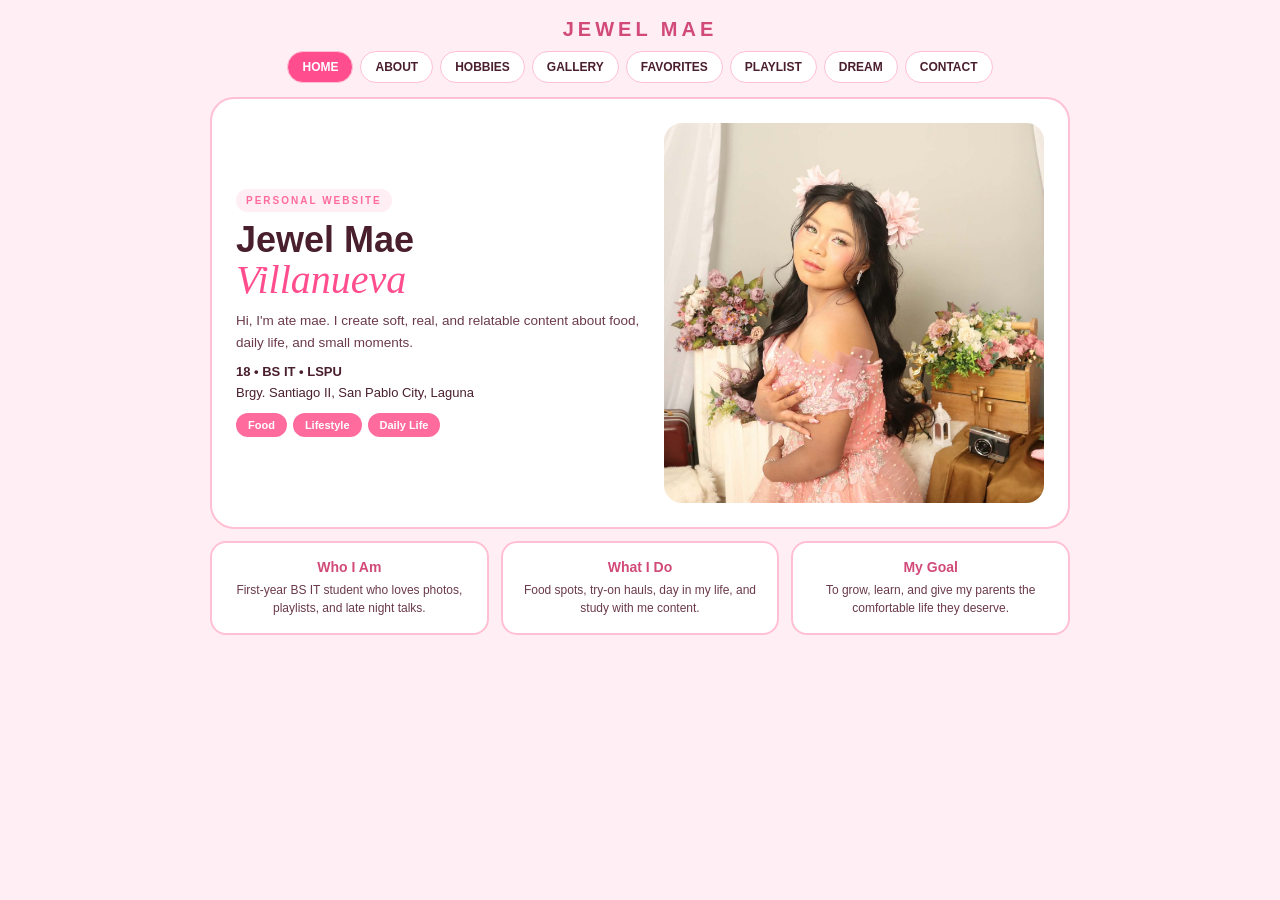
<file: index.html>
<!DOCTYPE html>
<html lang="en">
<head>
<title>Jewel Mae - Portfolio</title>
<link rel="stylesheet" href="style.css">
</head>
<style>
  .hero img{
    width: 380px !important;
    height: 380px !important;
    object-fit: cover !important;
    border-radius: 18px !important;
  }
</style>
<body>

<header>
  <p class="logo">JEWEL MAE</p>
  <nav class="menu">
    <a href="index.html" class="active-link">HOME</a>
    <a href="about.html">ABOUT</a>
    <a href="hobbies.html">HOBBIES</a>
    <a href="gallery.html">GALLERY</a>
    <a href="favorites.html">FAVORITES</a>
    <a href="playlist.html">PLAYLIST</a>
    <a herf="dreams.html">DREAM</a>
    <a href="contact.html">CONTACT</a>
  </nav>
</header>

<div class="stage">
  <div class="hero">
    <div class="hero-text">
      <p class="eyebrow">PERSONAL WEBSITE</p>
      <h1>Jewel Mae<br><span>Villanueva</span></h1>
      <p class="intro">Hi, I'm ate mae. I create soft, real, and relatable content about food, daily life, and small moments.</p>
      <p class="info"><b>18 • BS IT • LSPU</b><br>Brgy. Santiago II, San Pablo City, Laguna</p>
      <div class="tags"><span>Food</span><span>Lifestyle</span><span>Daily Life</span></div>
    </div>
    <img src="images/mae.1.jpg" style="width:100%; height:260px; object-fit:cover; border-radius:16px;">
  </div>

  <div class="three">
    <div><h3>Who I Am</h3><p>First-year BS IT student who loves photos, playlists, and late night talks.</p></div>
    <div><h3>What I Do</h3><p>Food spots, try-on hauls, day in my life, and study with me content.</p></div>
    <div><h3>My Goal</h3><p>To grow, learn, and give my parents the comfortable life they deserve.</p></div>
  </div>
</div>
<style>

</style>
</body>
</body>
</html>
</file>
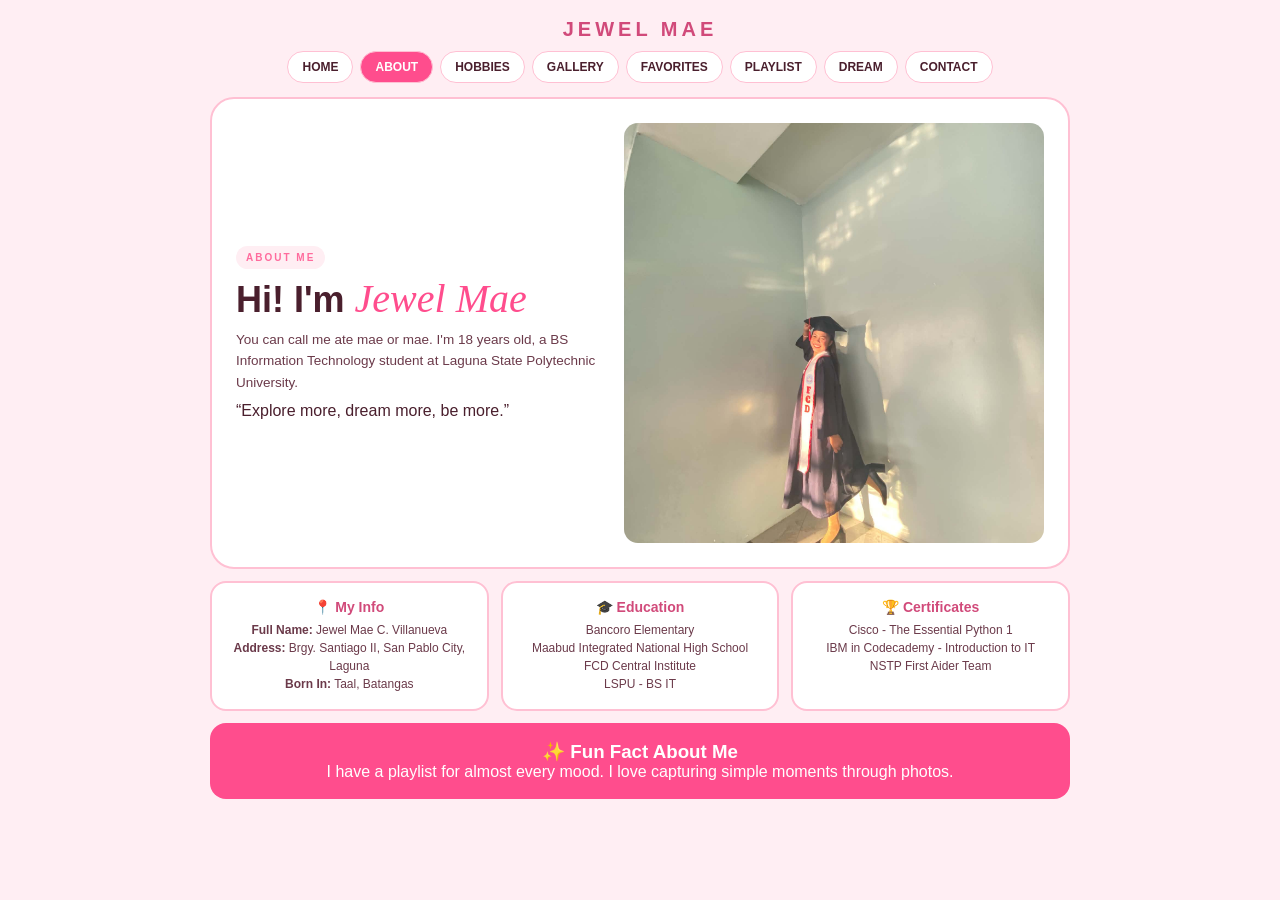
<file: about.html>
<!DOCTYPE html>
<html lang="en">
<head>
<title>About - Jewel Mae</title>
<link rel="stylesheet" href="style.css">
</head>
<body>

<header>
  <p class="logo">JEWEL MAE</p>
  <nav class="menu">
    <a href="index.html">HOME</a>
    <a href="about.html" class="active-link">ABOUT</a>
    <a href="hobbies.html">HOBBIES</a>
    <a href="gallery.html">GALLERY</a>
    <a href="favorites.html">FAVORITES</a>
    <a herf="playlist.html">PLAYLIST</a>
    <a herf="dreams.html">DREAM</a>
    <a href="contact.html">CONTACT</a>
  </nav>
</header>

<div class="stage">

  <!-- TOP BOX - PICTURE + TEXT, PANTAY -->
  <div class="hero">
    <div class="hero-text">
      <p class="eyebrow">ABOUT ME</p>
      <h1>Hi! I'm <span>Jewel Mae</span></h1>
      <p class="intro">You can call me ate mae or mae. I'm 18 years old, a BS Information Technology student at Laguna State Polytechnic University.</p>
      <p class="quote">“Explore more, dream more, be more.”</p>
    </div>
    <img src="images/graduate.jpg" style="width:100%; height:350px; object-fit:cover; border-radius:16px;">
  </div>

  <!-- 3 BOXES, PANTAY PANTAY -->
  <div class="three">
    <div>
      <h3>📍 My Info</h3>
      <p><b>Full Name:</b> Jewel Mae C. Villanueva</p>
      <p><b>Address:</b> Brgy. Santiago II, San Pablo City, Laguna</p>
      <p><b>Born In:</b> Taal, Batangas</p>
    </div>
    <div>
      <h3>🎓 Education</h3>
      <p>Bancoro Elementary</p>
      <p>Maabud Integrated National High School</p>
      <p>FCD Central Institute</p>
      <p>LSPU - BS IT</p>
    </div>
    <div>
      <h3>🏆 Certificates</h3>
      <p>Cisco - The Essential Python 1</p>
      <p>IBM in Codecademy - Introduction to IT</p>
      <p>NSTP First Aider Team</p>
    </div>
  </div>

  <!-- FUN FACT BOX -->
  <div class="fun-box">
    <h3>✨ Fun Fact About Me</h3>
    <p>I have a playlist for almost every mood. I love capturing simple moments through photos.</p>
  </div>

</div>
<style>
  .hero img{
    width: 420px !important;
    height: 420px !important;
    min-width: 420px !important;
    min-height: 420px !important;
    object-fit: cover !important;
  }
</style>
</body>
</body>
</html>
</file>
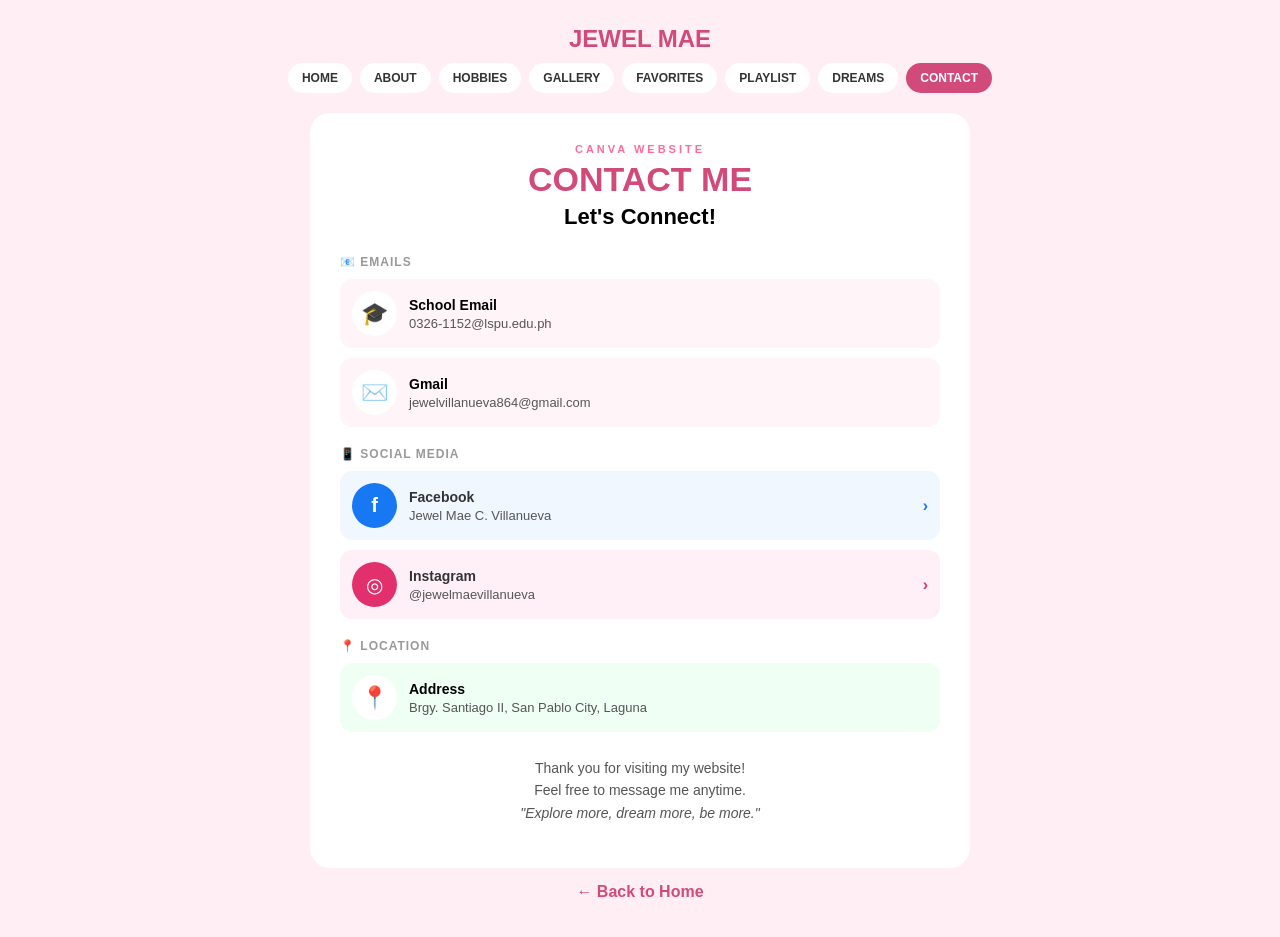
<file: contact.html>
<!DOCTYPE html>
<html>
<head><title>Contact Me - Jewel Mae</title></head>
<body style="background:#ffeef3; font-family:Arial; padding:20px; text-align:center; margin:0;">

<h2 style="color:#d14a7a; margin:5px;">JEWEL MAE</h2>

<!-- MENU - NASA TAAS NA -->
<div style="display:flex; gap:8px; flex-wrap:wrap; justify-content:center; margin:10px 0 20px;">
  <a href="index.html" style="background:#fff; color:#333; text-decoration:none; font-size:12px; font-weight:bold; padding:8px 14px; border-radius:20px;">HOME</a>
  <a href="about.html" style="background:#fff; color:#333; text-decoration:none; font-size:12px; font-weight:bold; padding:8px 14px; border-radius:20px;">ABOUT</a>
  <a href="hobbies.html" style="background:#fff; color:#333; text-decoration:none; font-size:12px; font-weight:bold; padding:8px 14px; border-radius:20px;">HOBBIES</a>
  <a href="gallery.html" style="background:#fff; color:#333; text-decoration:none; font-size:12px; font-weight:bold; padding:8px 14px; border-radius:20px;">GALLERY</a>
  <a href="favorites.html" style="background:#fff; color:#333; text-decoration:none; font-size:12px; font-weight:bold; padding:8px 14px; border-radius:20px;">FAVORITES</a>
   <a href="playlist.html" style="background:#fff; color:#333; text-decoration:none; font-size:12px; font-weight:bold; padding:8px 14px; border-radius:20px;">PLAYLIST</a>
  <a href="dreams.html" style="background:#fff; color:#333; text-decoration:none; font-size:12px; font-weight:bold; padding:8px 14px; border-radius:20px;">DREAMS</a>
  <a href="contact.html" style="background:#d14a7a; color:#fff; text-decoration:none; font-size:12px; font-weight:bold; padding:8px 14px; border-radius:20px;">CONTACT</a>
</div>

<!-- MAIN BOX -->
<div style="background:#fff; border-radius:20px; padding:30px; max-width:600px; margin:0 auto; text-align:left;">

  <p style="text-align:center; font-size:11px; letter-spacing:3px; color:#ff6b9d; font-weight:bold; margin:0;">CANVA WEBSITE</p>
  <h1 style="text-align:center; color:#d14a7a; font-size:34px; margin:5px 0 5px;">CONTACT ME</h1>
  <h2 style="text-align:center; font-size:22px; margin:0 0 25px;">Let's Connect!</h2>

  <!-- EMAIL SECTION -->
  <p style="font-size:12px; color:#999; font-weight:bold; letter-spacing:1px; margin:20px 0 10px;">📧 EMAILS</p>

  <div style="display:flex; align-items:center; gap:12px; background:#fff5f8; padding:12px; border-radius:12px; margin-bottom:10px;">
    <span style="background:#fff; width:45px; height:45px; border-radius:50%; display:flex; align-items:center; justify-content:center; font-size:22px; flex-shrink:0;">🎓</span>
    <div><b style="font-size:14px;">School Email</b><br><span style="font-size:13px; color:#555;">0326-1152@lspu.edu.ph</span></div>
  </div>

  <div style="display:flex; align-items:center; gap:12px; background:#fff5f8; padding:12px; border-radius:12px; margin-bottom:10px;">
    <span style="background:#fff; width:45px; height:45px; border-radius:50%; display:flex; align-items:center; justify-content:center; font-size:22px; flex-shrink:0;">✉️</span>
    <div><b style="font-size:14px;">Gmail</b><br><span style="font-size:13px; color:#555;">jewelvillanueva864@gmail.com</span></div>
  </div>

  <!-- SOCIALS SECTION -->
  <p style="font-size:12px; color:#999; font-weight:bold; letter-spacing:1px; margin:20px 0 10px;">📱 SOCIAL MEDIA</p>

  <a href="https://facebook.com" target="_blank" style="display:flex; align-items:center; gap:12px; background:#f0f7ff; padding:12px; border-radius:12px; margin-bottom:10px; text-decoration:none; color:#333;">
    <span style="background:#1877F2; color:#fff; width:45px; height:45px; border-radius:50%; display:flex; align-items:center; justify-content:center; font-size:20px; font-weight:bold; flex-shrink:0;">f</span>
    <div><b style="font-size:14px;">Facebook</b><br><span style="font-size:13px; color:#555;">Jewel Mae C. Villanueva</span></div>
    <span style="margin-left:auto; color:#1877F2; font-weight:bold;">›</span>
  </a>

  <a href="https://instagram.com/jewelmaevillanueva" target="_blank" style="display:flex; align-items:center; gap:12px; background:#fff0f7; padding:12px; border-radius:12px; margin-bottom:10px; text-decoration:none; color:#333;">
    <span style="background:#E1306C; color:#fff; width:45px; height:45px; border-radius:50%; display:flex; align-items:center; justify-content:center; font-size:20px; flex-shrink:0;">◎</span>
    <div><b style="font-size:14px;">Instagram</b><br><span style="font-size:13px; color:#555;">@jewelmaevillanueva</span></div>
    <span style="margin-left:auto; color:#E1306C; font-weight:bold;">›</span>
  </a>

  <!-- LOCATION SECTION -->
  <p style="font-size:12px; color:#999; font-weight:bold; letter-spacing:1px; margin:20px 0 10px;">📍 LOCATION</p>

  <div style="display:flex; align-items:center; gap:12px; background:#f0fff4; padding:12px; border-radius:12px;">
    <span style="background:#fff; width:45px; height:45px; border-radius:50%; display:flex; align-items:center; justify-content:center; font-size:22px; flex-shrink:0;">📍</span>
    <div><b style="font-size:14px;">Address</b><br><span style="font-size:13px; color:#555;">Brgy. Santiago II, San Pablo City, Laguna</span></div>
  </div>

  <p style="text-align:center; margin-top:25px; font-size:14px; line-height:1.6; color:#555;">Thank you for visiting my website!<br>Feel free to message me anytime.<br><i>"Explore more, dream more, be more."</i></p>

</div>

<p style="margin-top:15px;"><a href="index.html" style="color:#d14a7a; font-weight:bold; text-decoration:none;">← Back to Home</a></p>

</body>
</html>
</file>
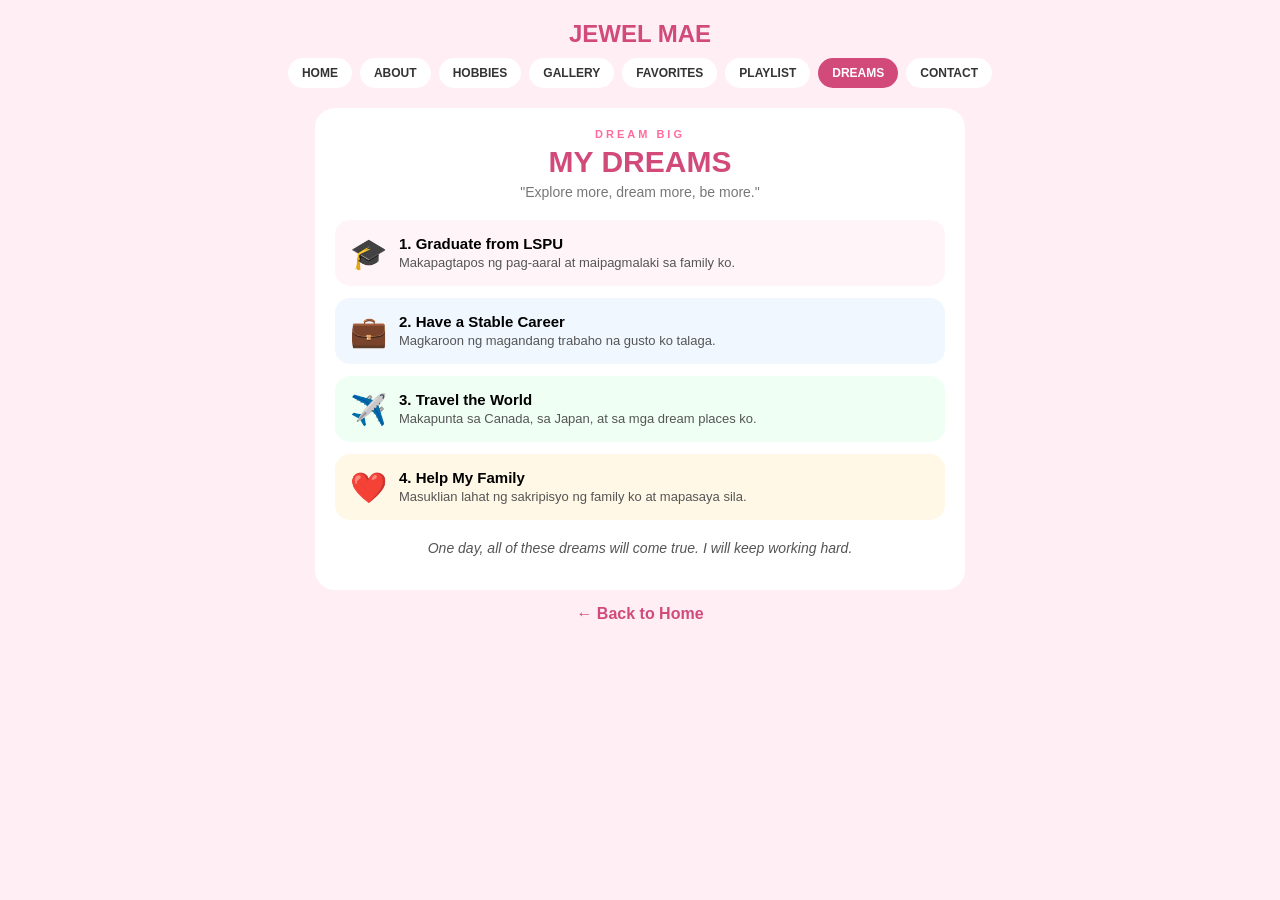
<file: dreams.html>
<!DOCTYPE html>
<html lang="en">
<head>
<meta charset="UTF-8">
<meta name="viewport" content="width=device-width, initial-scale=1.0">
<title>My Dreams - Jewel Mae</title>
</head>
<body style="background:#ffeef3; font-family:Arial; padding:15px; text-align:center; margin:0; box-sizing:border-box; overflow-x:hidden;">

<h2 style="color:#d14a7a; margin:5px;">JEWEL MAE</h2>

<div style="display:flex; gap:8px; flex-wrap:wrap; justify-content:center; margin:10px 0 20px;">
  <a href="index.html" style="background:#fff; color:#333; text-decoration:none; font-size:12px; font-weight:bold; padding:8px 14px; border-radius:20px;">HOME</a>
  <a href="about.html" style="background:#fff; color:#333; text-decoration:none; font-size:12px; font-weight:bold; padding:8px 14px; border-radius:20px;">ABOUT</a>
  <a href="hobbies.html" style="background:#fff; color:#333; text-decoration:none; font-size:12px; font-weight:bold; padding:8px 14px; border-radius:20px;">HOBBIES</a>
  <a href="gallery.html" style="background:#fff; color:#333; text-decoration:none; font-size:12px; font-weight:bold; padding:8px 14px; border-radius:20px;">GALLERY</a>
  <a href="favorites.html" style="background:#fff; color:#333; text-decoration:none; font-size:12px; font-weight:bold; padding:8px 14px; border-radius:20px;">FAVORITES</a>
  <a href="playlist.html" style="background:#fff; color:#333; text-decoration:none; font-size:12px; font-weight:bold; padding:8px 14px; border-radius:20px;">PLAYLIST</a>
  <a href="dreams.html" style="background:#d14a7a; color:#fff; text-decoration:none; font-size:12px; font-weight:bold; padding:8px 14px; border-radius:20px;">DREAMS</a>
  <a href="contact.html" style="background:#fff; color:#333; text-decoration:none; font-size:12px; font-weight:bold; padding:8px 14px; border-radius:20px;">CONTACT</a>
</div>

<div style="background:#fff; border-radius:20px; padding:20px; max-width:650px; margin:0 auto; text-align:left; box-sizing:border-box; width:100%;">
  <p style="text-align:center; font-size:11px; letter-spacing:3px; color:#ff6b9d; font-weight:bold; margin:0;">DREAM BIG</p>
  <h1 style="text-align:center; color:#d14a7a; font-size:30px; margin:5px 0 5px;">MY DREAMS</h1>
  <p style="text-align:center; color:#777; font-size:14px; margin:0 0 20px;">"Explore more, dream more, be more."</p>

  <div style="display:flex; gap:12px; background:#fff5f8; padding:15px; border-radius:15px; margin-bottom:12px; align-items:center;">
    <span style="font-size:30px; flex-shrink:0;">🎓</span>
    <div><b style="font-size:15px;">1. Graduate from LSPU</b><br><span style="font-size:13px; color:#555;">Makapagtapos ng pag-aaral at maipagmalaki sa family ko.</span></div>
  </div>

  <div style="display:flex; gap:12px; background:#f0f7ff; padding:15px; border-radius:15px; margin-bottom:12px; align-items:center;">
    <span style="font-size:30px; flex-shrink:0;">💼</span>
    <div><b style="font-size:15px;">2. Have a Stable Career</b><br><span style="font-size:13px; color:#555;">Magkaroon ng magandang trabaho na gusto ko talaga.</span></div>
  </div>

  <div style="display:flex; gap:12px; background:#f0fff4; padding:15px; border-radius:15px; margin-bottom:12px; align-items:center;">
    <span style="font-size:30px; flex-shrink:0;">✈️</span>
    <div><b style="font-size:15px;">3. Travel the World</b><br><span style="font-size:13px; color:#555;">Makapunta sa Canada, sa Japan, at sa mga dream places ko.</span></div>
  </div>

  <div style="display:flex; gap:12px; background:#fff8e6; padding:15px; border-radius:15px; margin-bottom:12px; align-items:center;">
    <span style="font-size:30px; flex-shrink:0;">❤️</span>
    <div><b style="font-size:15px;">4. Help My Family</b><br><span style="font-size:13px; color:#555;">Masuklian lahat ng sakripisyo ng family ko at mapasaya sila.</span></div>
  </div>

  <p style="text-align:center; margin-top:20px; font-size:14px; font-style:italic; color:#555;">One day, all of these dreams will come true. I will keep working hard.</p>
</div>

<p style="margin-top:15px;"><a href="index.html" style="color:#d14a7a; font-weight:bold; text-decoration:none;">← Back to Home</a></p>

</body>
</html>
</file>
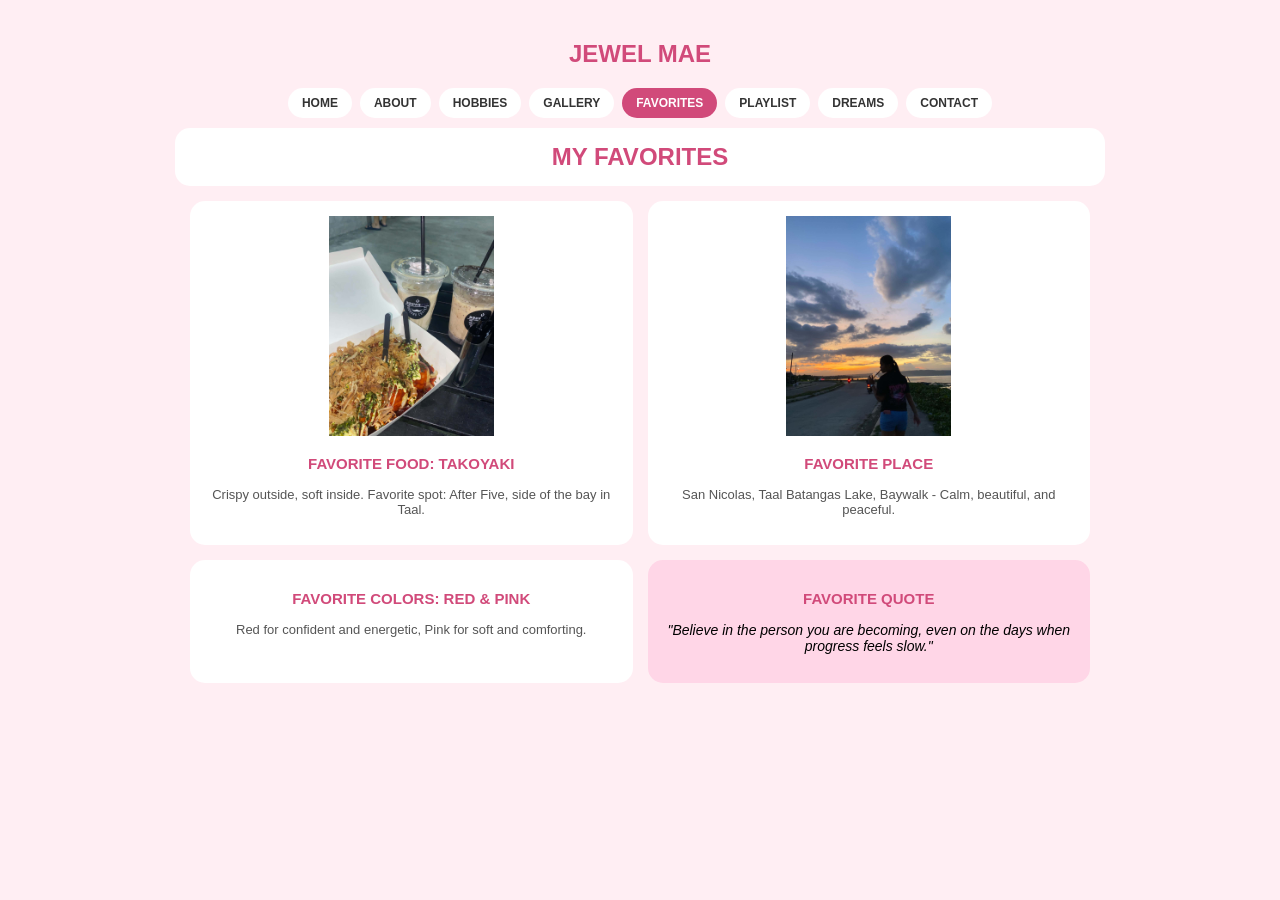
<file: favorites.html>
<!DOCTYPE html>
<html>
<head><title>My Favorites</title></head>
<body style="background:#ffeef3; font-family:Arial; padding:20px; text-align:center; margin:0;">
<h2 style="color:#d14a7a;">JEWEL MAE</h2>
<div style="display:flex; gap:8px; flex-wrap:wrap; justify-content:center; margin:10px 0;">
  <a href="index.html" style="background:#fff; color:#333; text-decoration:none; font-size:12px; font-weight:bold; padding:8px 14px; border-radius:20px;">HOME</a>
  <a href="about.html" style="background:#fff; color:#333; text-decoration:none; font-size:12px; font-weight:bold; padding:8px 14px; border-radius:20px;">ABOUT</a>
  <a href="hobbies.html" style="background:#fff; color:#333; text-decoration:none; font-size:12px; font-weight:bold; padding:8px 14px; border-radius:20px;">HOBBIES</a>
  <a href="gallery.html" style="background:#fff; color:#333; text-decoration:none; font-size:12px; font-weight:bold; padding:8px 14px; border-radius:20px;">GALLERY</a>
  <a href="favorites.html" style="background:#d14a7a; color:#fff; text-decoration:none; font-size:12px; font-weight:bold; padding:8px 14px; border-radius:20px;">FAVORITES</a>
  <a href="playlist.html" style="background:#fff; color:#333; text-decoration:none; font-size:12px; font-weight:bold; padding:8px 14px; border-radius:20px;">PLAYLIST</a>
  <a href="dreams.html" style="background:#fff; color:#333; text-decoration:none; font-size:12px; font-weight:bold; padding:8px 14px; border-radius:20px;">DREAMS</a>
  <a href="contact.html" style="background:#fff; color:#333; text-decoration:none; font-size:12px; font-weight:bold; padding:8px 14px; border-radius:20px;">CONTACT</a>
</div>


<p style="background:#fff; padding:15px; border-radius:15px; max-width:900px; margin:10px auto; font-size:24px; font-weight:bold; color:#d14a7a;">MY FAVORITES</p>

<div style="display:flex; gap:15px; max-width:900px; margin:15px auto;">
  <div style="background:#fff; border-radius:15px; padding:15px; width:50%;">
    <img src="images/food (4).jpg" style="width:100%; height:220px; object-fit:contain; border-radius:10px;">
    <h3 style="color:#d14a7a; font-size:15px;">FAVORITE FOOD: TAKOYAKI</h3>
    <p style="font-size:13px; color:#555;">Crispy outside, soft inside. Favorite spot: After Five, side of the bay in Taal.</p>
  </div>
  <div style="background:#fff; border-radius:15px; padding:15px; width:50%;">
    <img src="images/Night walks.jpg" style="width:100%; height:220px; object-fit:contain; border-radius:10px;">
    <h3 style="color:#d14a7a; font-size:15px;">FAVORITE PLACE</h3>
    <p style="font-size:13px; color:#555;">San Nicolas, Taal Batangas Lake, Baywalk - Calm, beautiful, and peaceful.</p>
  </div>
</div>

<div style="display:flex; gap:15px; max-width:900px; margin:0 auto;">
  <div style="background:#fff; border-radius:15px; padding:15px; width:50%;">
    <h3 style="color:#d14a7a; font-size:15px;">FAVORITE COLORS: RED & PINK</h3>
    <p style="font-size:13px; color:#555;">Red for confident and energetic, Pink for soft and comforting.</p>
  </div>
  <div style="background:#ffd6e7; border-radius:15px; padding:15px; width:50%;">
    <h3 style="color:#d14a7a; font-size:15px;">FAVORITE QUOTE</h3>
    <p style="font-size:14px; font-style:italic;">"Believe in the person you are becoming, even on the days when progress feels slow."</p>
  </div>
</div>
</body>
</html>
</file>
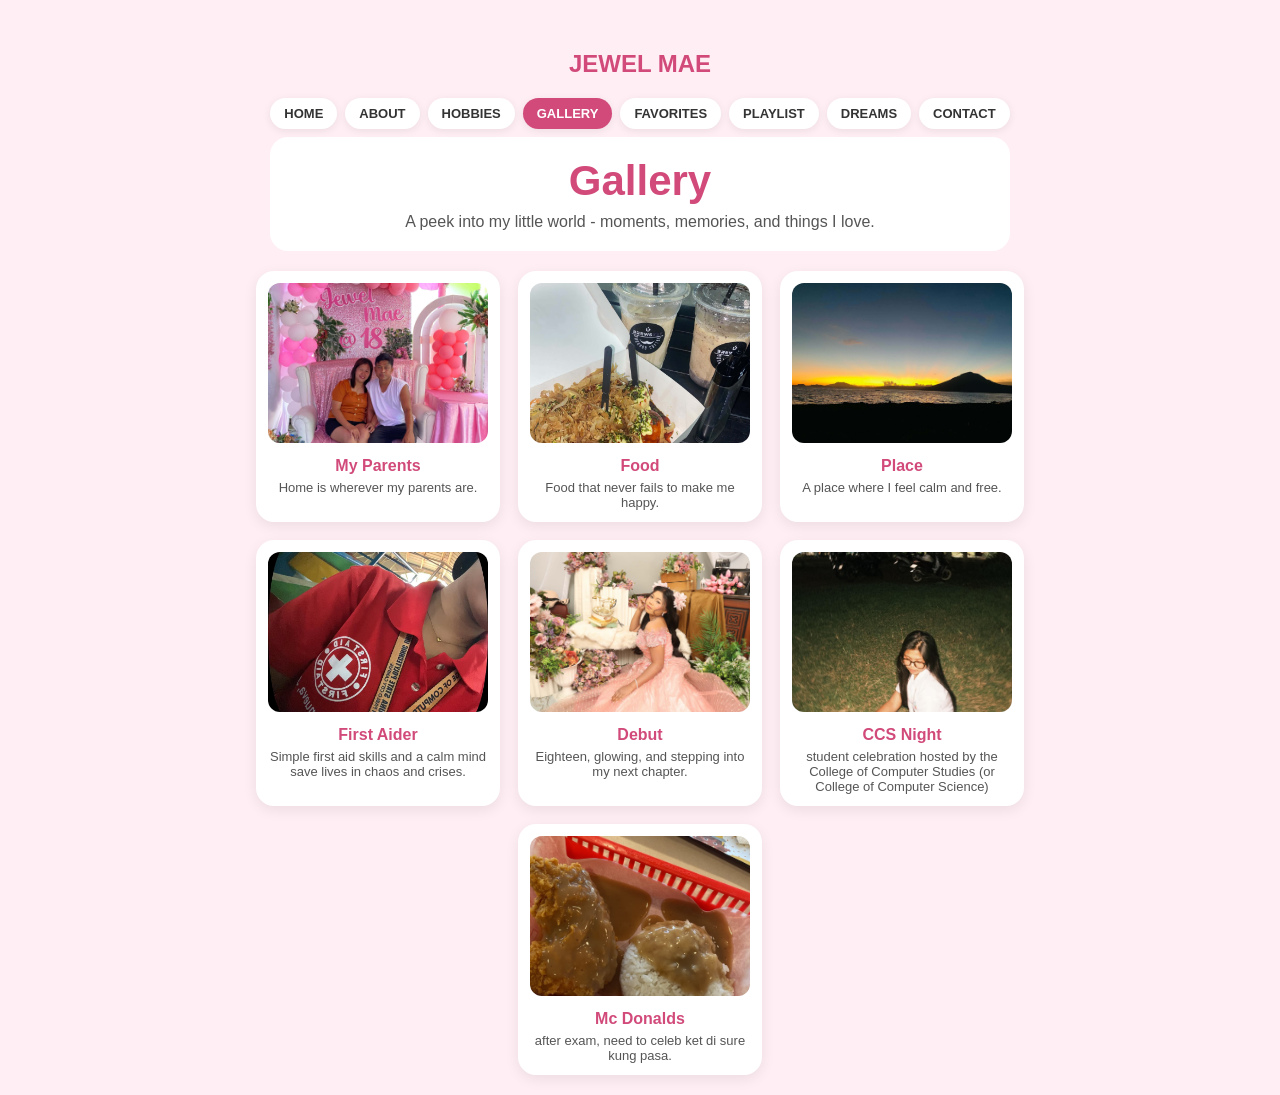
<file: gallery.html>
<!DOCTYPE html>
<html>
<head>
<meta charset="UTF-8">
<meta name="viewport" content="width=device-width, initial-scale=1.0">
<title>Gallery - Jewel Mae</title>
<style>
body{ background:#ffeef3; font-family:Arial; padding:20px; text-align:center; margin:0; }
.menu{ display:flex; flex-wrap:wrap; gap:8px; justify-content:center; margin:18px 0 8px; }
.menu a{ background:#fff; color:#333; padding:8px 14px; border-radius:20px; text-decoration:none; font-weight:700; font-size:13px; box-shadow:0 2px 8px rgba(0,0,0,0.08); }
.title h1{ color:#d14a7a; font-size:42px; margin:10px 0 0; }
.title p{ color:#555; margin:5px 0 20px; }
.grid{ display:flex; flex-wrap:wrap; gap:18px; justify-content:center; max-width:1000px; margin:0 auto; }
.card{ background:#fff; border-radius:18px; padding:12px; width:220px; box-shadow:0 4px 14px rgba(0,0,0,0.08); text-align:center; }
.card img{ width:100%; height:160px; object-fit:cover; border-radius:12px; }
.card h3{ color:#d14a7a; margin:10px 0 5px; font-size:16px; }
.card p{ color:#555; font-size:13px; margin:0; }
</style>
</head>
<body>

<h2 style="color:#d14a7a; margin-top:30px;">JEWEL MAE</h2>

<div class="menu">
<a href="index.html">HOME</a>
<a href="about.html">ABOUT</a>
<a href="hobbies.html">HOBBIES</a>
<a href="gallery.html" style="background:#d14a7a; color:#fff;">GALLERY</a>
<a href="favorites.html">FAVORITES</a>
<a href="playlist.html">PLAYLIST</a>
<a href="dreams.html">DREAMS</a>
<a href="contact.html">CONTACT</a>
</div>

<div class="title" style="background:#fff; padding:20px; border-radius:18px; max-width:700px; margin:0 auto 20px;">
<h1 style="color:#d14a7a; margin:0;">Gallery</h1>
<p style="color:#555; margin:8px 0 0;">A peek into my little world - moments, memories, and things I love.</p>
</div>

<div class="grid">
<div class="card">
<img src="images/parents.jpg">
<h3>My Parents</h3>
<p>Home is wherever my parents are.</p>
</div>

<div class="card">
<img src="images/food (4).jpg">
<h3>Food</h3>
<p>Food that never fails to make me happy.</p>
</div>

<div class="card">
<img src="images/view.jpg">
<h3>Place</h3>
<p>A place where I feel calm and free.</p>
</div>

<div class="card">
<img src="images/aider.jpg">
<h3>First Aider</h3>
<p>Simple first aid skills and a calm mind save lives in chaos and crises.</p>
</div>

<div class="card">
<img src="images/if you need other pic of mine.jpg">
<h3>Debut</h3>
<p>Eighteen, glowing, and stepping into my next chapter.</p>
</div>

<div class="card">
<img src="images/night picture.jpg">
<h3>CCS Night</h3>
<p>student celebration hosted by the College of Computer Studies (or College of Computer Science)</p>
</div>

<div class="card">
<img src="images/food (3).jpg">
<h3>Mc Donalds</h3>
<p>after exam, need to celeb ket di sure kung pasa.</p>
</div>

</body>
</html>
</file>
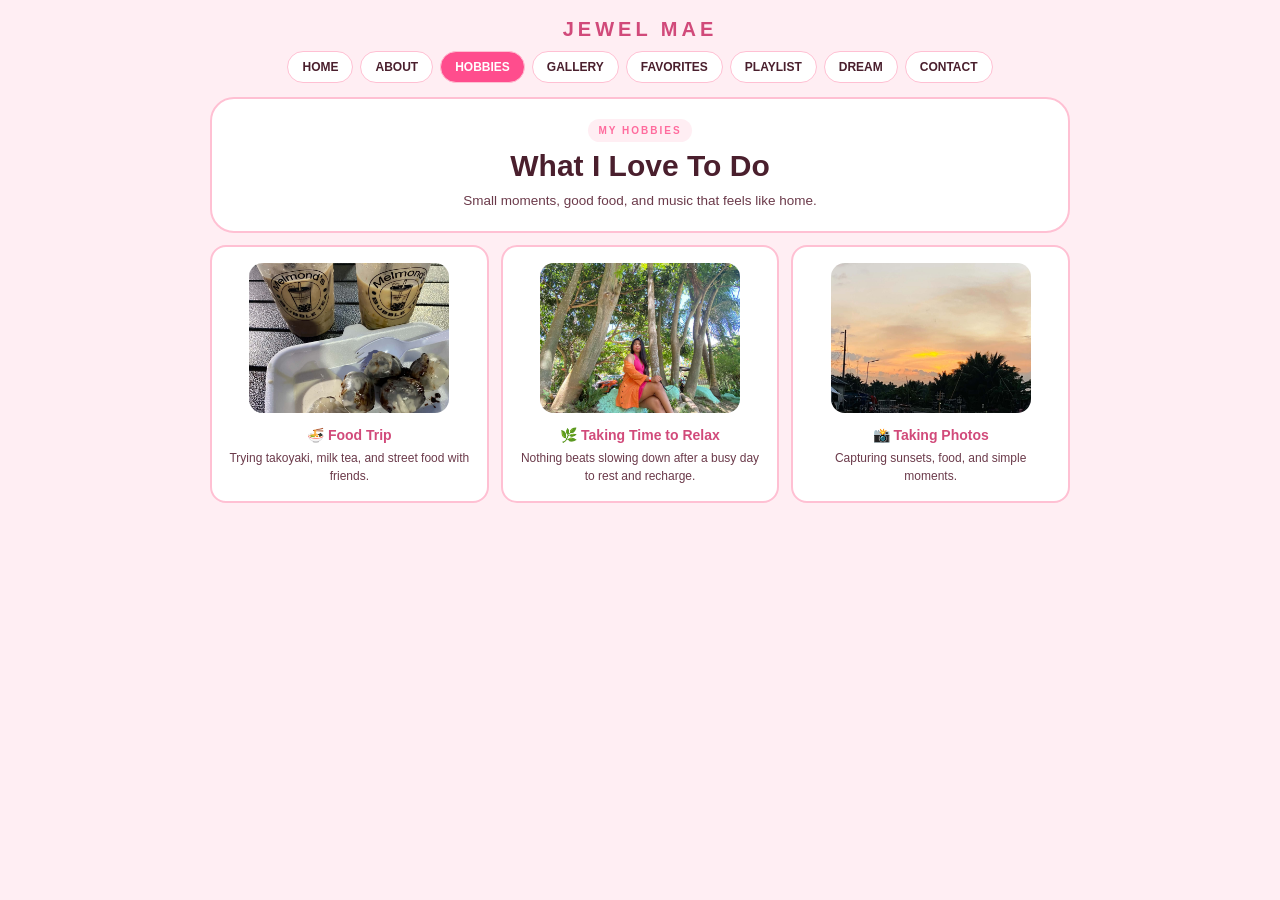
<file: hobbies.html>
<!DOCTYPE html>
<html lang="en">
<head>
<title>Hobbies - Jewel Mae</title>
<link rel="stylesheet" href="style.css">
</head>
<body>

<header>
  <p class="logo">JEWEL MAE</p>
  <nav class="menu">
    <a href="index.html">HOME</a>
    <a href="about.html">ABOUT</a>
    <a href="hobbies.html" class="active-link">HOBBIES</a>
    <a href="gallery.html">GALLERY</a>
    <a href="favorites.html">FAVORITES</a>
    <a href="playlist.html">PLAYLIST</a>
    <a herf="dreams.html">DREAM</a>
    <a href="contact.html">CONTACT</a>
  </nav>
</header>

<div class="stage">
  <div class="hero" style="padding:20px; text-align:center; display:block;">
    <p class="eyebrow" style="margin:0 auto;">MY HOBBIES</p>
    <h1 style="font-size:30px; margin-top:8px;">What I Love To Do</h1>
    <p class="intro" style="text-align:center; max-width:600px; margin:8px auto 0;">Small moments, good food, and music that feels like home.</p>
  </div>

  <div class="three">
    <div>
      <img src="images/food (1).jpg" class="card-img" alt="Food trip">
      <h3 style="margin-top:10px;">🍜 Food Trip</h3>
      <p>Trying takoyaki, milk tea, and street food with friends.</p>
    </div>
    <div>
      <img src="images/Relax.jpg" class="card-img" alt="Music">
      <h3 style="margin-top:10px;">🌿 Taking Time to Relax</h3> 
      <p>Nothing beats slowing down after a busy day to rest and recharge.</p>
    </div>
    <div>
      <img src="images/sunset 2.jpg" class="card-img" alt="Photography">
      <h3 style="margin-top:10px;">📸 Taking Photos</h3>
      <p>Capturing sunsets, food, and simple moments.</p>
    </div>
  </div>
</div>

</body>
</html>
</file>
<file: style.css>
*{margin:0;padding:0;box-sizing:border-box}
body{background:#ffeef3;padding:18px;font-family:Poppins,sans-serif;color:#4a1f2d;display:flex;flex-direction:column;align-items:center}
header{width:100%;max-width:860px;display:flex;flex-direction:column;align-items:center;gap:10px;margin-bottom:14px;text-align:center}
.logo{font-size:20px;font-weight:900;letter-spacing:4px;color:#d14a7a}
.menu{display:flex;gap:7px;flex-wrap:wrap;justify-content:center}
.menu a{background:#fff;color:#4a1f2d;text-decoration:none;font-size:12px;font-weight:700;padding:8px 14px;border-radius:30px;border:1px solid #ffc0d3}
.menu a:hover{background:#ff6b9d;color:#fff}
.active-link{background:#ff4d8d !important;color:#fff !important}
.stage{width:100%;max-width:860px;display:flex;flex-direction:column;gap:12px}
.hero{background:#fff;border:2px solid #ffc0d3;border-radius:24px;padding:24px;display:grid;grid-template-columns:1.1fr 0.9fr;gap:20px;align-items:center}
.hero-text{display:flex;flex-direction:column;gap:9px}
.eyebrow{font-size:10px;letter-spacing:2px;font-weight:800;color:#ff6b9d;background:#ffeef3;padding:6px 10px;border-radius:20px;width:fit-content}
h1{font-size:36px;line-height:1.05;font-weight:900}
h1 span{font-style:italic;color:#ff4d8d;font-family:cursive;font-weight:400;font-size:40px}
.intro{font-size:13.5px;line-height:1.6;color:#6b3a4a}
.info{font-size:13px;line-height:1.6}
.tags{display:flex;gap:6px;flex-wrap:wrap}
.tags span{background:#ff6b9d;color:#fff;padding:6px 12px;border-radius:20px;font-size:11px;font-weight:700}
.hero-img-wrap{width:100%;height:290px;border-radius:18px;overflow:hidden;border:3px solid #ffc0d3;background:#ffeef3}
.hero-img-wrap img{width:100%;height:100%;object-fit:cover;object-position:center 20%}
.three{display:grid;grid-template-columns:1fr 1fr 1fr;gap:12px}
.three div{background:#fff;border:2px solid #ffc0d3;border-radius:16px;padding:16px;text-align:center}
.three h3{font-size:14px;color:#d14a7a;margin-bottom:6px}
.three p{font-size:12px;line-height:1.5;color:#6b3a4a}
.list{display:flex;flex-direction:column;gap:8px}
.list p{background:#fff0f4;padding:11px 12px;border-radius:12px;font-size:13px;line-height:1.5}
.fun-box{background:#ff4d8d;color:#fff;border-radius:16px;padding:18px;text-align:center}
.contact-grid{display:grid;grid-template-columns:1fr 1fr 1fr;gap:12px}
.contact-card{background:#fff;border:2px solid #ffc0d3;border-radius:18px;padding:16px;text-align:center;text-decoration:none;color:#4a1f2d;display:flex;flex-direction:column;align-items:center;gap:6px}
.icon{width:48px;height:48px;border-radius:50%;display:flex;align-items:center;justify-content:center;font-size:22px;color:#fff;font-weight:900}
.fb{background:#1877F2}.ig{background:#d62976}.tk{background:#000}.mail{background:#ff4d8d}.school{background:#5a3a2a}.loc{background:#ff6b6b}
img {
  width: 200px !important;
  height: 150px !important;
  object-fit: cover !important;
  border-radius: 14px !important;
}
</file>
